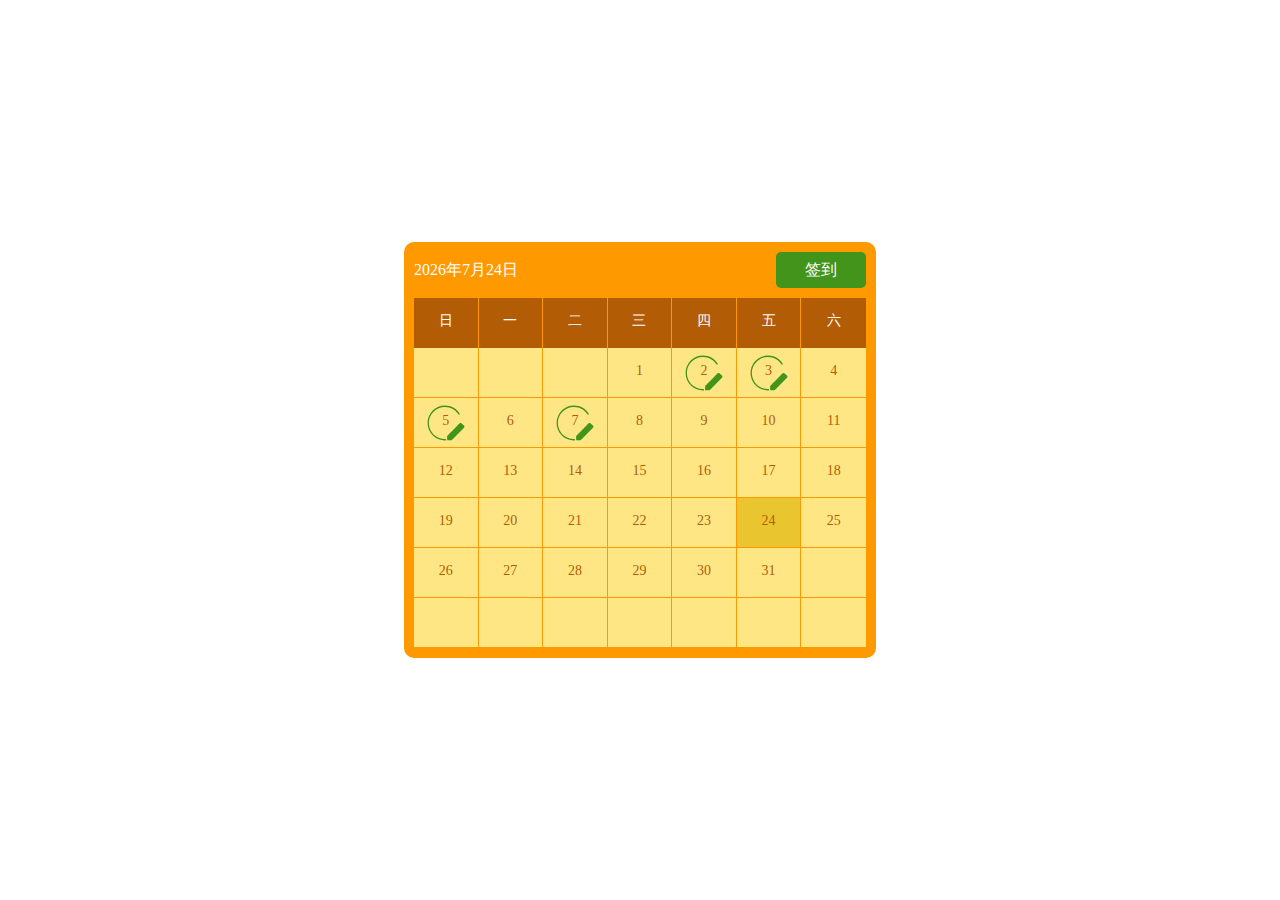
<file: Checkin/index.html>
<!DOCTYPE html>
<html lang="en">

<head>
    <meta charset="UTF-8">
    <title>Document</title>
    <link rel="stylesheet" type="text/css" href="css/checkin.css">
    <script type="text/javascript" src="js/jquery-1.10.1.min.js"></script>
    <script type="text/javascript" src="js/checkin.js"></script>
</head>

<body>
    <div class="checkin"></div>
    <div class="mask">
        <div class="modal">
            <a href="#" class="closeBtn">&times;</a>
            <h1 class="title_h1 clearfix"><span></span><em>已签到</em> <i>您已签到2天</i></h1>
            <h2 class="title_h2">您获得现金<span>0.88元</span></h2>
        </div>
    </div>
    <script type="text/javascript">
	    $(function() {
	        $(".checkin").Checkin();
        	// 元素居中显示，与插件无关，根本自己需要修改；
			$(".checkin").css('marginTop',parseInt(($(window).innerHeight()-$(".checkin").outerHeight())/2)+'px');
	    })
    </script>
</body>

</html>
</file>
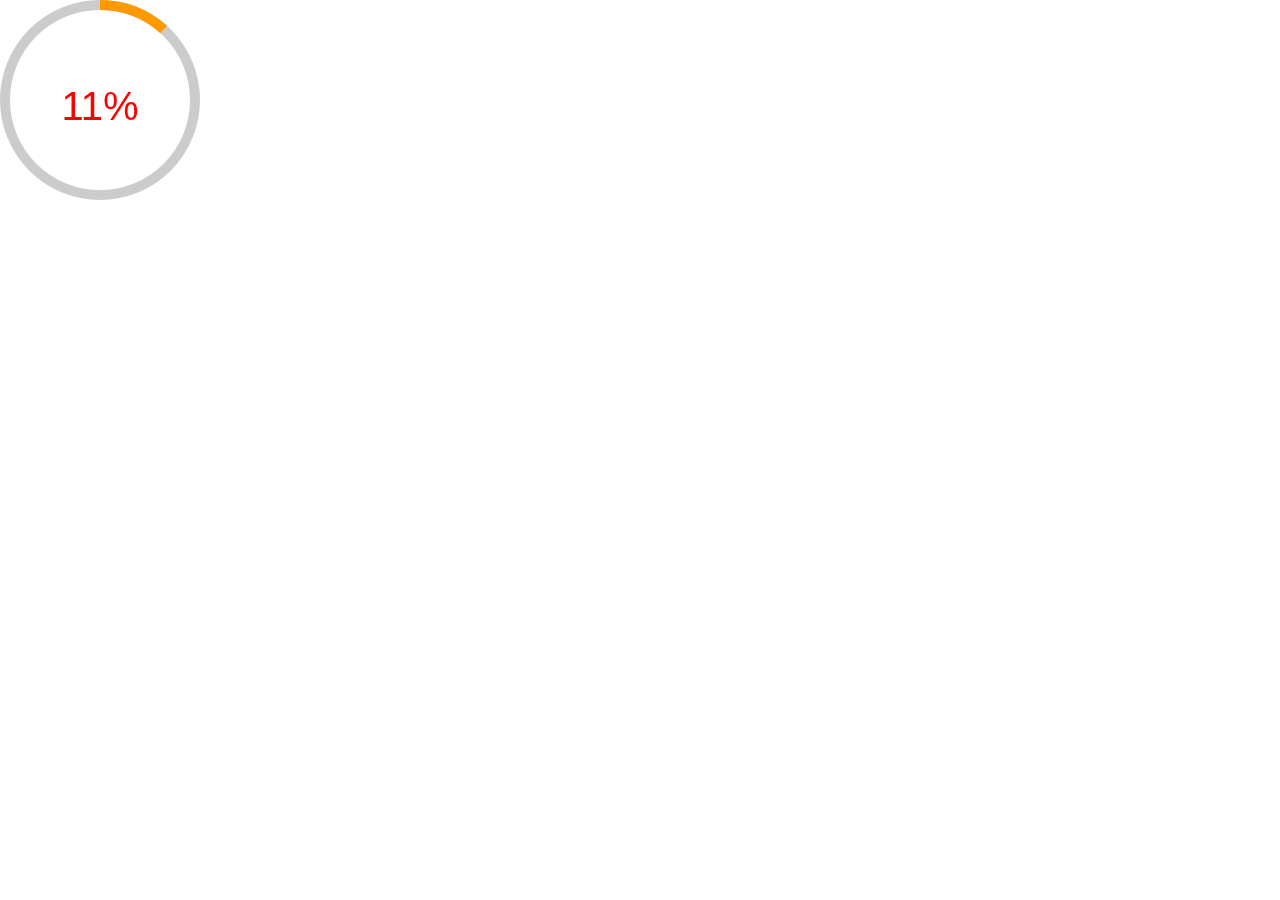
<file: Circle/index.html>
<!DOCTYPE html>
<html lang="en">

<head>
    <meta charset="UTF-8">
    <title>Canvas圆环百分比进度插件</title>
    <style type="text/css">
		*{padding:0;margin:0;}
    </style>
</head>

<body>
    <div id="circle"></div>
    <script type="text/javascript" src="js/circle.js"></script>
    <script type="text/javascript">
	   	circle('#circle').init({
	   		percent:80,
	   		fontColor:'red',
	   		width:200,
	   		height:200,
	   	});
    </script>
</body>

</html>
</file>
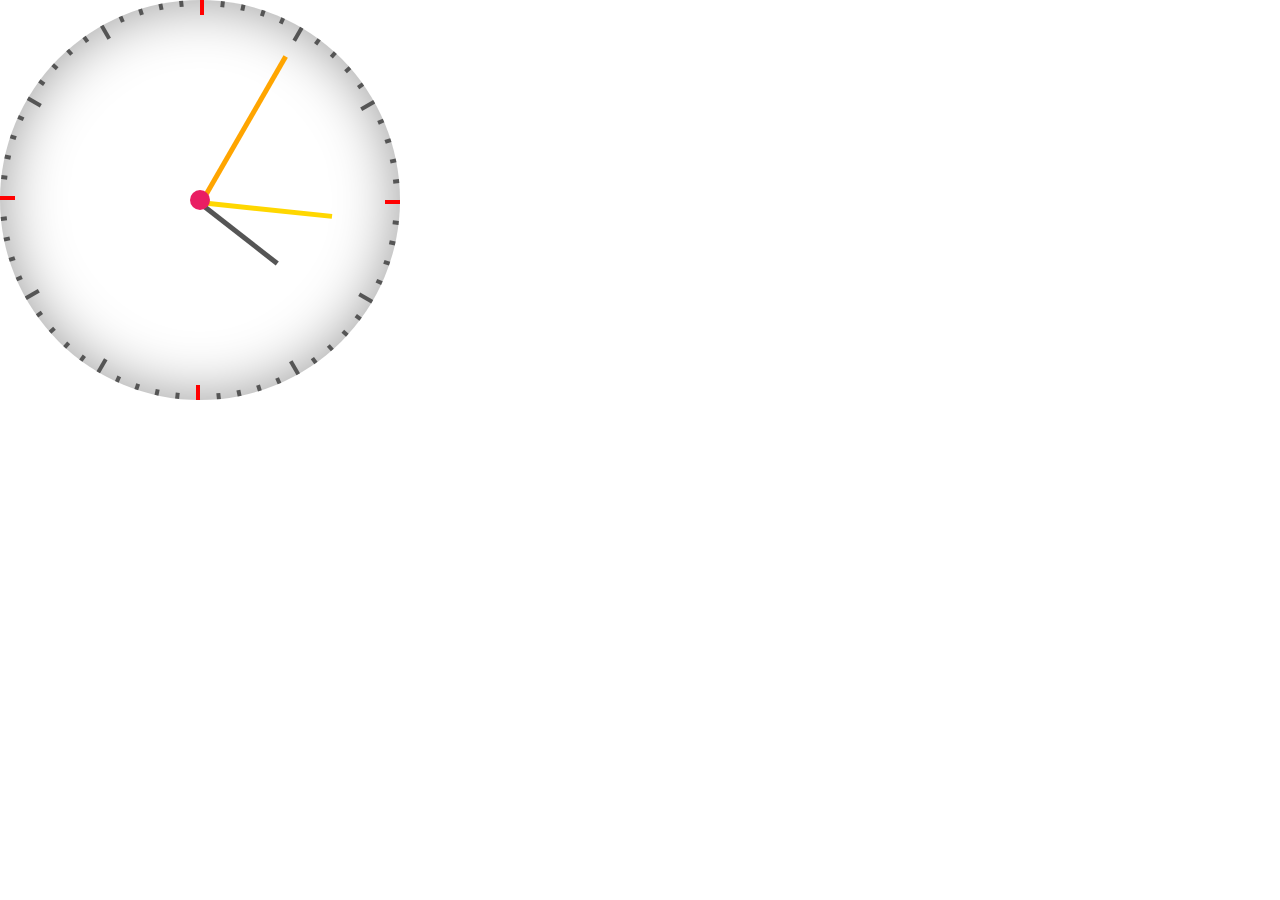
<file: Clock/index.html>
<!DOCTYPE html>
<html lang="en">

<head>
    <meta charset="UTF-8">
    <title>js面向对象写个钟表</title>
    <style>
        *{padding:0;margin:0;}
    </style>
    <script type="text/javascript" src="js/clock.js"></script>
</head>

<body>
    <div id="clock"></div>
    <script type="text/javascript">
	    clock('#clock').init({
	        width: 400,
	        height: 400
	    });
    </script>
</body>

</html>
</file>
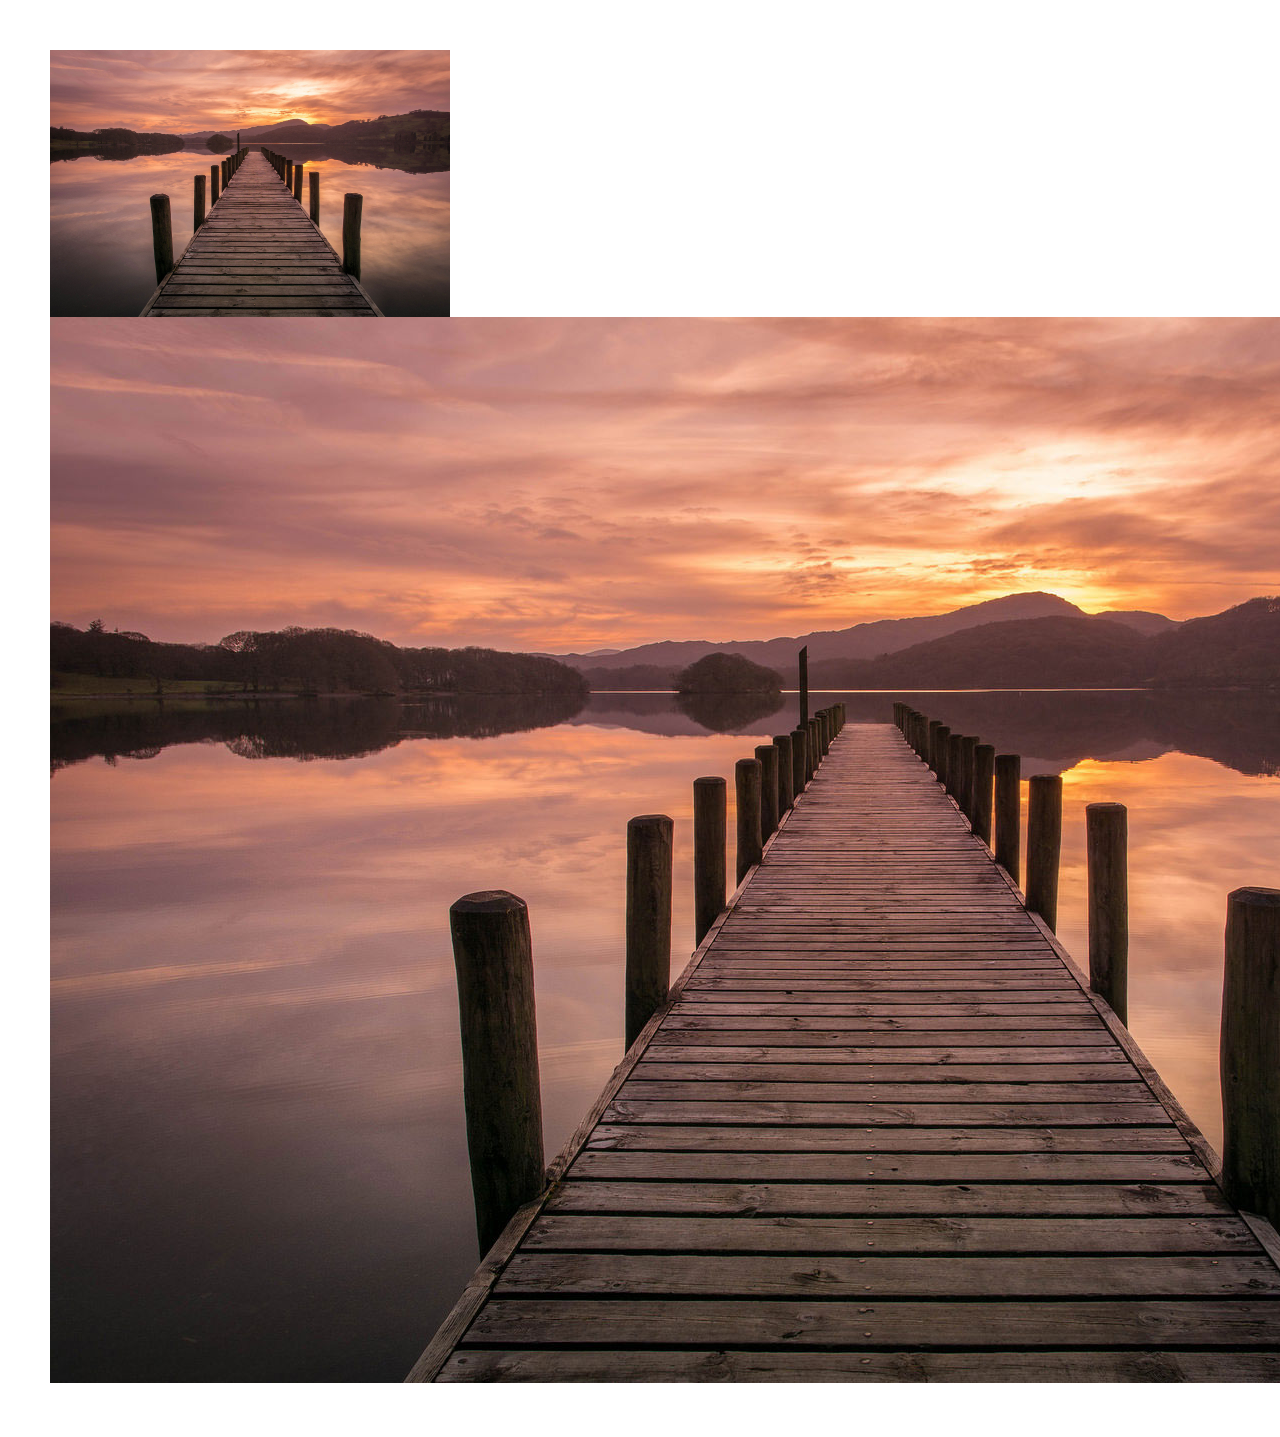
<file: Magnify/index.html>
<!DOCTYPE html>
<html lang="en">

<head>
    <meta charset="UTF-8">
    <title>jQuery放大镜插件</title>
    <style type="text/css">
		*{padding:0;margin:0;list-style:none;}
		.img{display:block;position:relative;}
		.area{width:50px;height:100px;background:red;opacity:0.6;position:absolute;left:0;top:0;display:none;}
		.box{margin:50px;}
    </style>
    <script type="text/javascript" src="js/jquery-1.10.1.min.js"></script>
    <script type="text/javascript" src="js/magnify.js"></script>
</head>

<body>
	<div class="box">
		<img src="images/1-1600.jpg" />
	</div>
    <script type="text/javascript">
    $(function() {
        $(".box img").Magnifying();
    })
    </script>
</body>

</html>
</file>
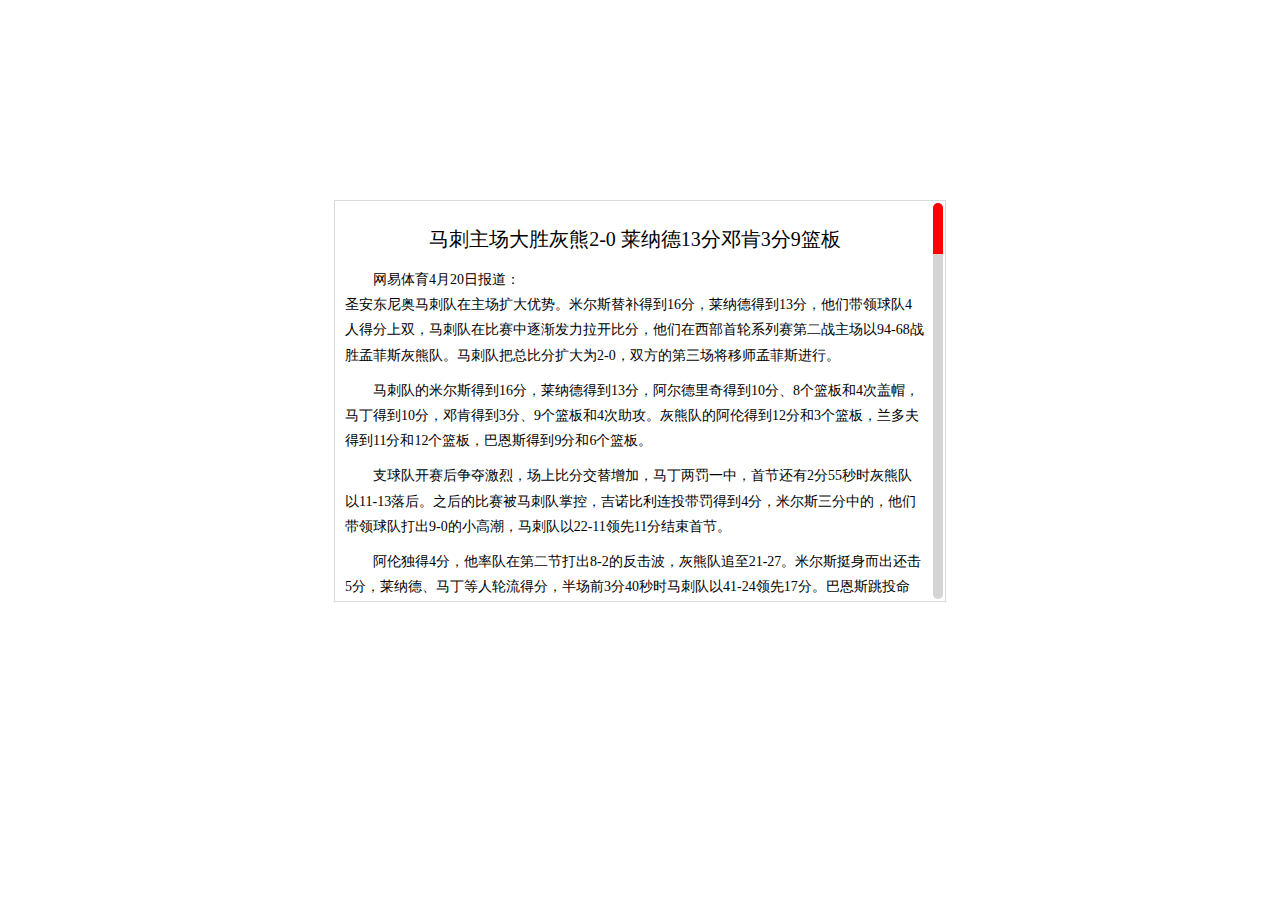
<file: ScrollBar/index.html>
<!DOCTYPE html>
<html>

<head>
    <meta charset="utf-8">
    <meta http-equiv="X-UA-Compatible" content="IE=edge">
    <title>jQuery滚动条插件!</title>
    <style>
		*{padding:0;margin:0;font:14px/1.8 "microsoft yahei";-moz-user-select:none;        /**禁止选中文字*/}
		.box{position:relative;border:1px solid #d9d9d9;margin:0 auto;margin-top:200px;overflow:hidden;}
		.content{word-break:break-all;}
		p{margin-bottom:10px;text-indent:2em;}
		p+img{max-width:100%;margin:10px auto;display:block;}
    </style>
    <script type="text/javascript" src="js/jquery-1.10.1.min.js"></script>
    <script type="text/javascript" src="js/jquery.mousewheel-3.1.13.min.js"></script>
    <script type="text/javascript" src="js/scrollBar.js"></script>
    <script type="text/javascript">
    	$(function(){
    		$(function(){
				$('.box').scrollBar({
					scrollDirection:"y",
				})
			})
    	})
    </script>
</head>

<body>
    <div class="box">
        <div class="content">
            <h1 style="font-size: 20px;text-align: center;padding: 10px 0">马刺主场大胜灰熊2-0 莱纳德13分邓肯3分9篮板</h1>
            <p>
                网易体育4月20日报道：
                <br> 圣安东尼奥马刺队在主场扩大优势。米尔斯替补得到16分，莱纳德得到13分，他们带领球队4人得分上双，马刺队在比赛中逐渐发力拉开比分，他们在西部首轮系列赛第二战主场以94-68战胜孟菲斯灰熊队。马刺队把总比分扩大为2-0，双方的第三场将移师孟菲斯进行。
            </p>
            <p>
                马刺队的米尔斯得到16分，莱纳德得到13分，阿尔德里奇得到10分、8个篮板和4次盖帽，马丁得到10分，邓肯得到3分、9个篮板和4次助攻。灰熊队的阿伦得到12分和3个篮板，兰多夫得到11分和12个篮板，巴恩斯得到9分和6个篮板。
            </p>
            <p>
                支球队开赛后争夺激烈，场上比分交替增加，马丁两罚一中，首节还有2分55秒时灰熊队以11-13落后。之后的比赛被马刺队掌控，吉诺比利连投带罚得到4分，米尔斯三分中的，他们带领球队打出9-0的小高潮，马刺队以22-11领先11分结束首节。
            </p>
            <p>
                阿伦独得4分，他率队在第二节打出8-2的反击波，灰熊队追至21-27。米尔斯挺身而出还击5分，莱纳德、马丁等人轮流得分，半场前3分40秒时马刺队以41-24领先17分。巴恩斯跳投命中，马丁三分命中，帕克跳投得分，马刺队在半场结束时以49-35领先14分。
            </p>
            <p>
                马刺队的莱纳德上半场得到9分，米尔斯得到8分；灰熊队的阿伦得到8分，兰多夫得到7分和6个篮板。
            </p>
            <p>
                第三节开始后不久阿尔德里奇两次跳投命中，吉诺比利两罚一中，马刺队以63-45领先18分。阿伦连投带罚拿下4分帮助球队追分，米尔斯再中三分，邓肯两罚一中，马刺队在三节结束时以70-53领先。
            </p>
            <p>
                安德森连续罚进四球开启第四节，马刺队领先21分。灰熊队打得很顽强，兰多夫独得4分，法玛尔跳投命中，他们帮助球队缩小差距。马刺队的两位老将这时找到准星，他们为球队确立胜局。韦斯特突破扣篮，马丁投中三分，他们各得4分率队打出8-2的攻击波，第四节还有3分15秒时马刺队以88-63领先25分。大比分差距让比赛提前失去悬念，双方都尽遣替补，马刺队以94-68获胜。
            </p>
            <p>灰熊队首发阵容：法玛尔、卡特、巴恩斯、兰多夫、安德森</p>
            <p>马刺队首发阵容：帕克、格林、莱纳德、阿尔德里奇、邓肯</p>
        </div>
    </div>
</body>

</html>
</file>
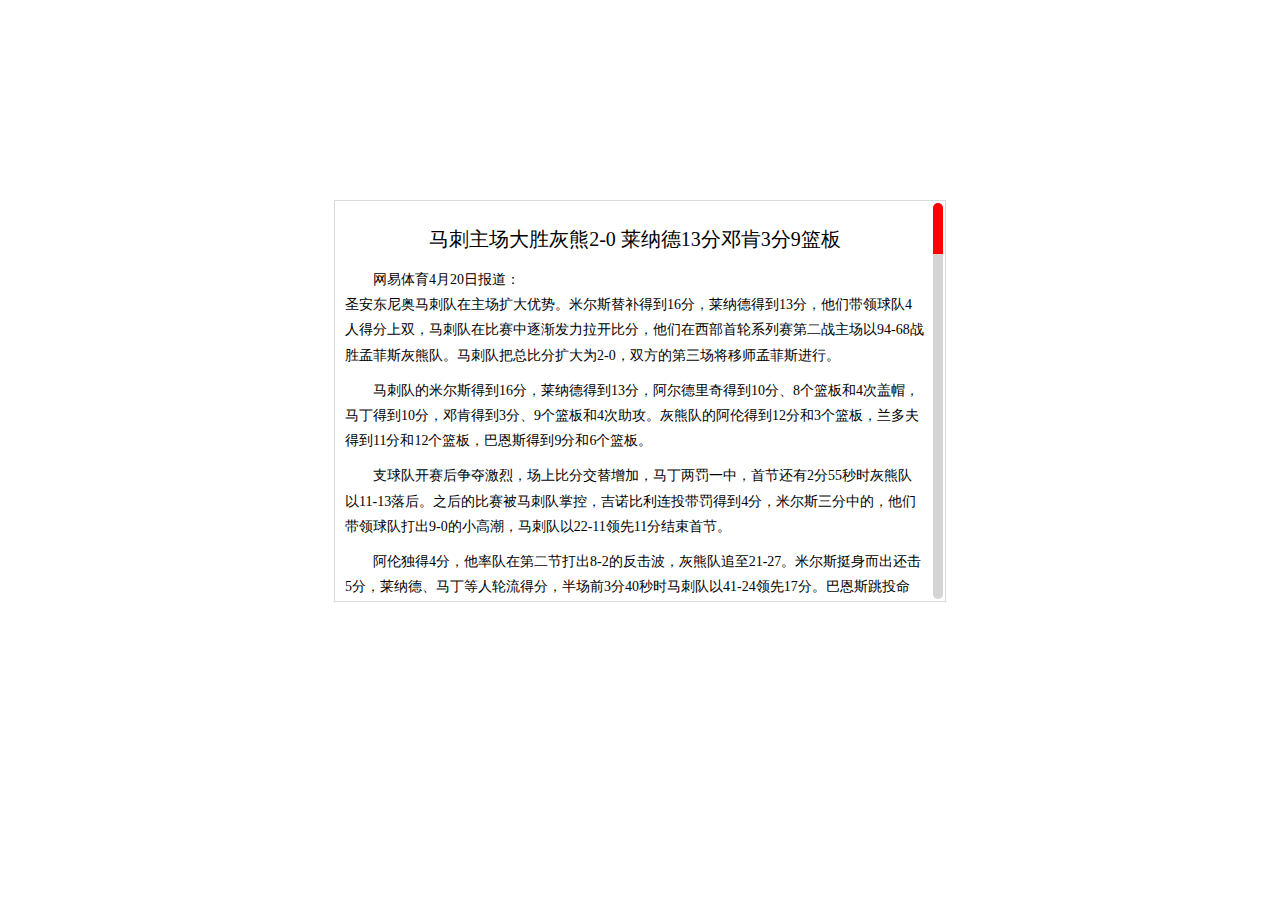
<file: ScrollerBar/index.html>
<!DOCTYPE html>
<html>

<head>
    <meta charset="utf-8">
    <meta http-equiv="X-UA-Compatible" content="IE=edge">
    <title>jQuery滚动条插件!</title>
    <style>
		*{padding:0;margin:0;font:14px/1.8 "microsoft yahei";-moz-user-select:none;        /**禁止选中文字*/}
		.box{position:relative;border:1px solid #d9d9d9;margin:0 auto;margin-top:200px;overflow:hidden;}
		.content{word-break:break-all;}
		p{margin-bottom:10px;text-indent:2em;}
		p+img{max-width:100%;margin:10px auto;display:block;}
    </style>
    <script type="text/javascript" src="js/jquery-1.10.1.min.js"></script>
    <script type="text/javascript" src="js/jquery.mousewheel-3.1.13.min.js"></script>
    <script type="text/javascript" src="js/scrollerBar.js"></script>
    <script type="text/javascript">
    	$(function(){
    		$(function(){
				$('.box').scrollBar({
					scrollDirection:"y",
				})
			})
    	})
    </script>
</head>

<body>
    <div class="box">
        <div class="content">
            <h1 style="font-size: 20px;text-align: center;padding: 10px 0">马刺主场大胜灰熊2-0 莱纳德13分邓肯3分9篮板</h1>
            <p>
                网易体育4月20日报道：
                <br> 圣安东尼奥马刺队在主场扩大优势。米尔斯替补得到16分，莱纳德得到13分，他们带领球队4人得分上双，马刺队在比赛中逐渐发力拉开比分，他们在西部首轮系列赛第二战主场以94-68战胜孟菲斯灰熊队。马刺队把总比分扩大为2-0，双方的第三场将移师孟菲斯进行。
            </p>
            <p>
                马刺队的米尔斯得到16分，莱纳德得到13分，阿尔德里奇得到10分、8个篮板和4次盖帽，马丁得到10分，邓肯得到3分、9个篮板和4次助攻。灰熊队的阿伦得到12分和3个篮板，兰多夫得到11分和12个篮板，巴恩斯得到9分和6个篮板。
            </p>
            <p>
                支球队开赛后争夺激烈，场上比分交替增加，马丁两罚一中，首节还有2分55秒时灰熊队以11-13落后。之后的比赛被马刺队掌控，吉诺比利连投带罚得到4分，米尔斯三分中的，他们带领球队打出9-0的小高潮，马刺队以22-11领先11分结束首节。
            </p>
            <p>
                阿伦独得4分，他率队在第二节打出8-2的反击波，灰熊队追至21-27。米尔斯挺身而出还击5分，莱纳德、马丁等人轮流得分，半场前3分40秒时马刺队以41-24领先17分。巴恩斯跳投命中，马丁三分命中，帕克跳投得分，马刺队在半场结束时以49-35领先14分。
            </p>
            <p>
                马刺队的莱纳德上半场得到9分，米尔斯得到8分；灰熊队的阿伦得到8分，兰多夫得到7分和6个篮板。
            </p>
            <p>
                第三节开始后不久阿尔德里奇两次跳投命中，吉诺比利两罚一中，马刺队以63-45领先18分。阿伦连投带罚拿下4分帮助球队追分，米尔斯再中三分，邓肯两罚一中，马刺队在三节结束时以70-53领先。
            </p>
            <p>
                安德森连续罚进四球开启第四节，马刺队领先21分。灰熊队打得很顽强，兰多夫独得4分，法玛尔跳投命中，他们帮助球队缩小差距。马刺队的两位老将这时找到准星，他们为球队确立胜局。韦斯特突破扣篮，马丁投中三分，他们各得4分率队打出8-2的攻击波，第四节还有3分15秒时马刺队以88-63领先25分。大比分差距让比赛提前失去悬念，双方都尽遣替补，马刺队以94-68获胜。
            </p>
            <p>灰熊队首发阵容：法玛尔、卡特、巴恩斯、兰多夫、安德森</p>
            <p>马刺队首发阵容：帕克、格林、莱纳德、阿尔德里奇、邓肯</p>
        </div>
    </div>
</body>

</html>
</file>
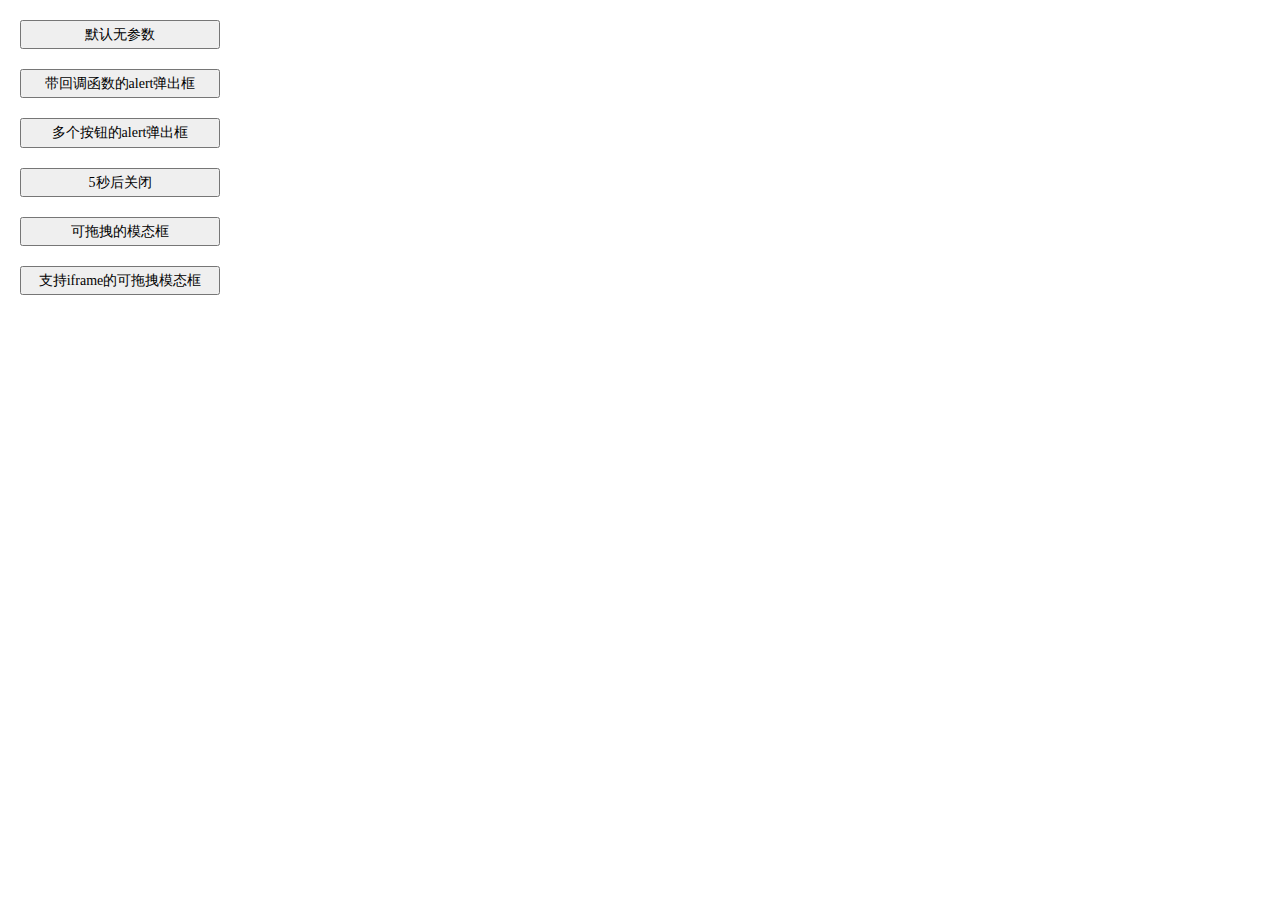
<file: EasyDialog/easyDialog-jQuery/index.html>
<!DOCTYPE html>
<html lang="en">

<head>
    <meta charset="UTF-8">
    <meta name="viewport" content="width=device-width, initial-scale=1.0, minimum-scale=1.0, maximum-scale=1.0, user-scalable=no">
    <title>jquery轻巧dialog弹出插件</title>
    <script type="text/javascript" src="js/jquery-1.10.1.min.js"></script>
    <script type="text/javascript" src="js/easyDialog.js"></script>
    <link rel="stylesheet" type="text/css" href="css/easyDialog.css">

    <style>
    	.btn { margin: 20px; display: block; width: 200px; text-align: center; }    
    </style>
</head>

<body>
    <button value="click" class="btn btn1">默认无参数</button>
    <button value="click" class="btn btn2">带回调函数的alert弹出框</button>
    <button value="click" class="btn btn3">多个按钮的alert弹出框</button>
    <button value="click" class="btn btn4">5秒后关闭</button>
    <button value="click" class="btn btn5">可拖拽的模态框</button>
    <button value="click" class="btn btn6">支持iframe的可拖拽模态框</button>
    <div class='a' style="display: none;">
        <p>我是内容</p>
    </div>
    <script>
    /*
     ***by jone 2016-10-27
     */

    // 调用
    $(".btn1").easyDialog()
    $(".btn2").easyDialog({
        width: 400,
        msg: '带回调函数的alert弹出框',
        buttons: ['ok'],
        buttonClass: ['success'],
        callback: function() {
            alert("你点击了按钮")
        }
    })
    $(".btn3").easyDialog({
        width: 400,
        msg: '多个按钮的alert弹出框',
        buttons: ['确定', '取消'],
        buttonClass: ['danger', 'default']
    })
    $(".btn4").easyDialog({
        buttons: '',
    })
    $(".btn5").easyDialog({
        width: 500,
        height: 400,
        borderRadius: 10,
        type: 'modal',
        title: "可拖拽的模态框",
        content: '.a',
        effect: 'bounceY',
        isDrag: true

    })
    $(".btn6").easyDialog({
        width: 800,
        height: 600,
        borderRadius: 10,
        type: 'modal',
        content: 'http://www.w3cfuns.com',
        effect: 'bounceX',
        isDrag: true
    })
    </script>
</body>

</html>
</file>
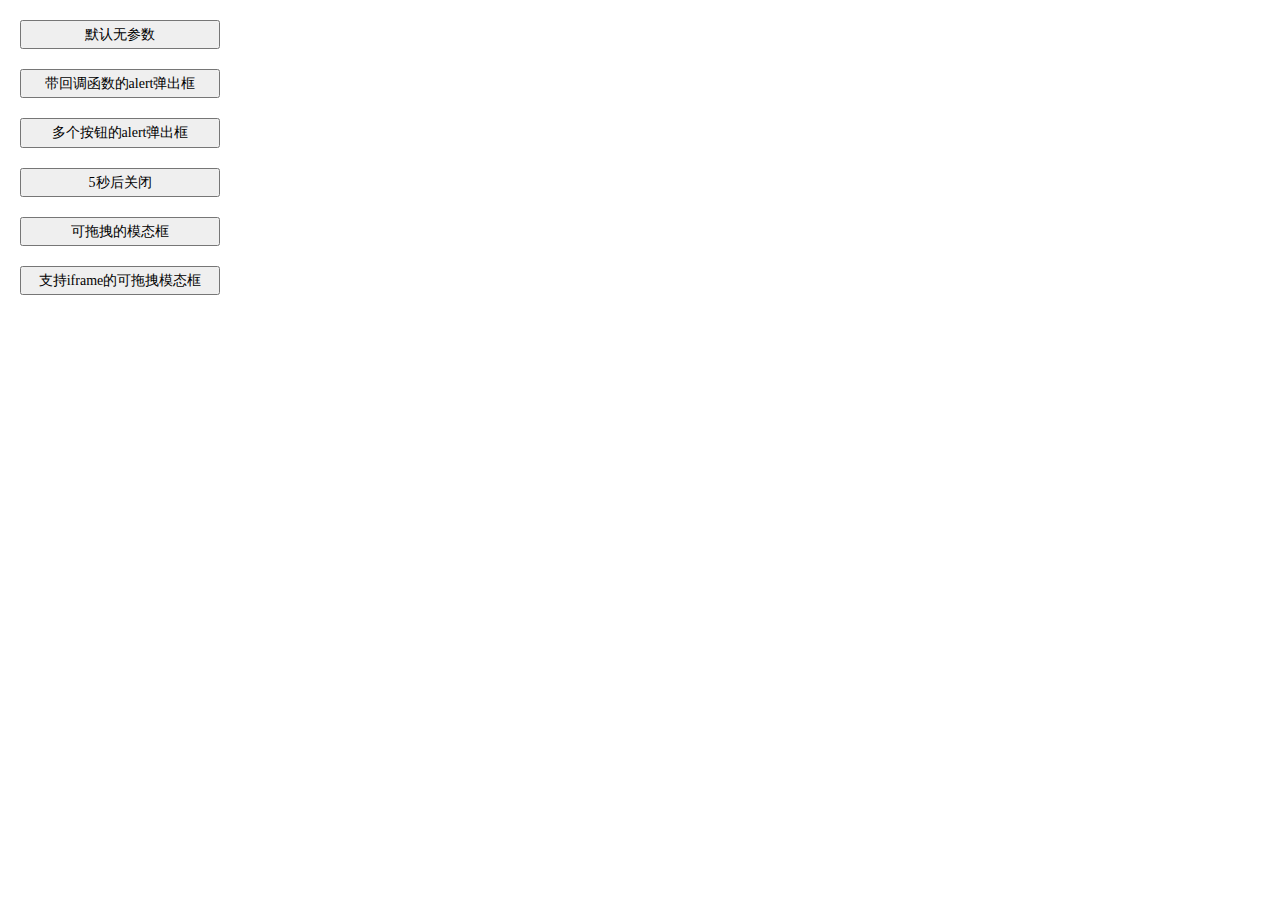
<file: EasyDialog/easyDialog-Require.js/index.html>
<!DOCTYPE html>
<html lang="en">
<head>
	<meta charset="UTF-8">
	<title>基于require.js实现的dialog弹窗插件</title>
	<link rel="stylesheet" href="css/easyDialog.css">
	<script src="js/require.2.1.11.js" data-main="js/index.js"></script>
	<style>
	.btn{margin: 20px;display: block;width: 200px;text-align: center;}
	</style>
</head>
<body>
	<button value="click" class="btn btn1">默认无参数</button>
	<button value="click" class="btn btn2">带回调函数的alert弹出框</button>
	<button value="click" class="btn btn3">多个按钮的alert弹出框</button>
	<button value="click" class="btn btn4">5秒后关闭</button>
	<button value="click" class="btn btn5">可拖拽的模态框</button>
	<button value="click" class="btn btn6">支持iframe的可拖拽模态框</button>
	<div class='a' style="display: none;"><p>我是内容</p></div>
</body>
</html>
</file>
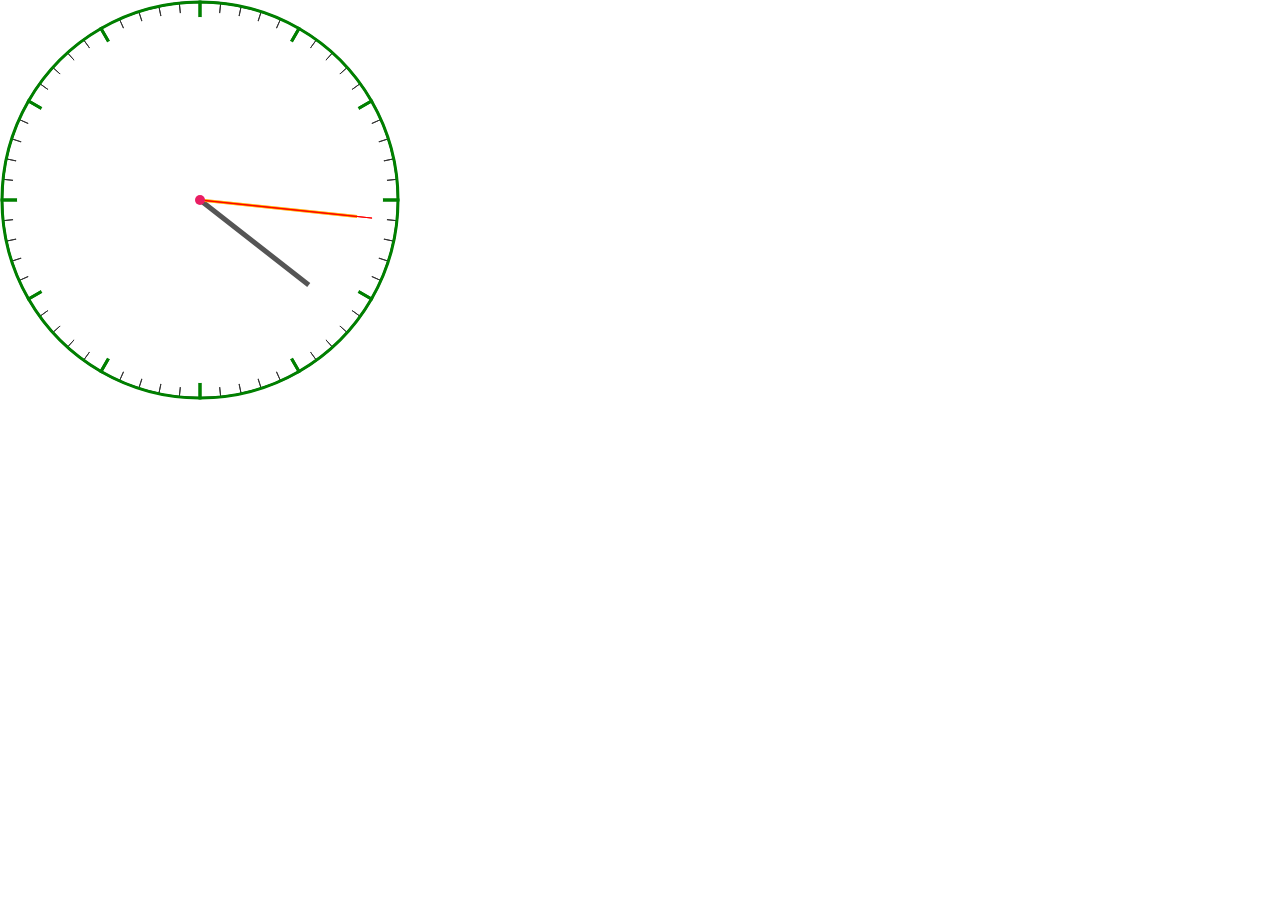
<file: Clock/clock_canvas.html>
<!DOCTYPE html>
<html lang="en">

<head>
    <meta charset="UTF-8">
    <title>Canvas版时钟</title>
    <style>
        *{padding:0;margin:0;}
    </style>
</head>

<body>
    <div id="clock"></div>
    <script type="text/javascript" src="js/clock_canvas.js"></script>
    <script type="text/javascript">
    	clock("#clock").init({
    		size:400
    	});    
    </script>
</body>

</html>
</file>
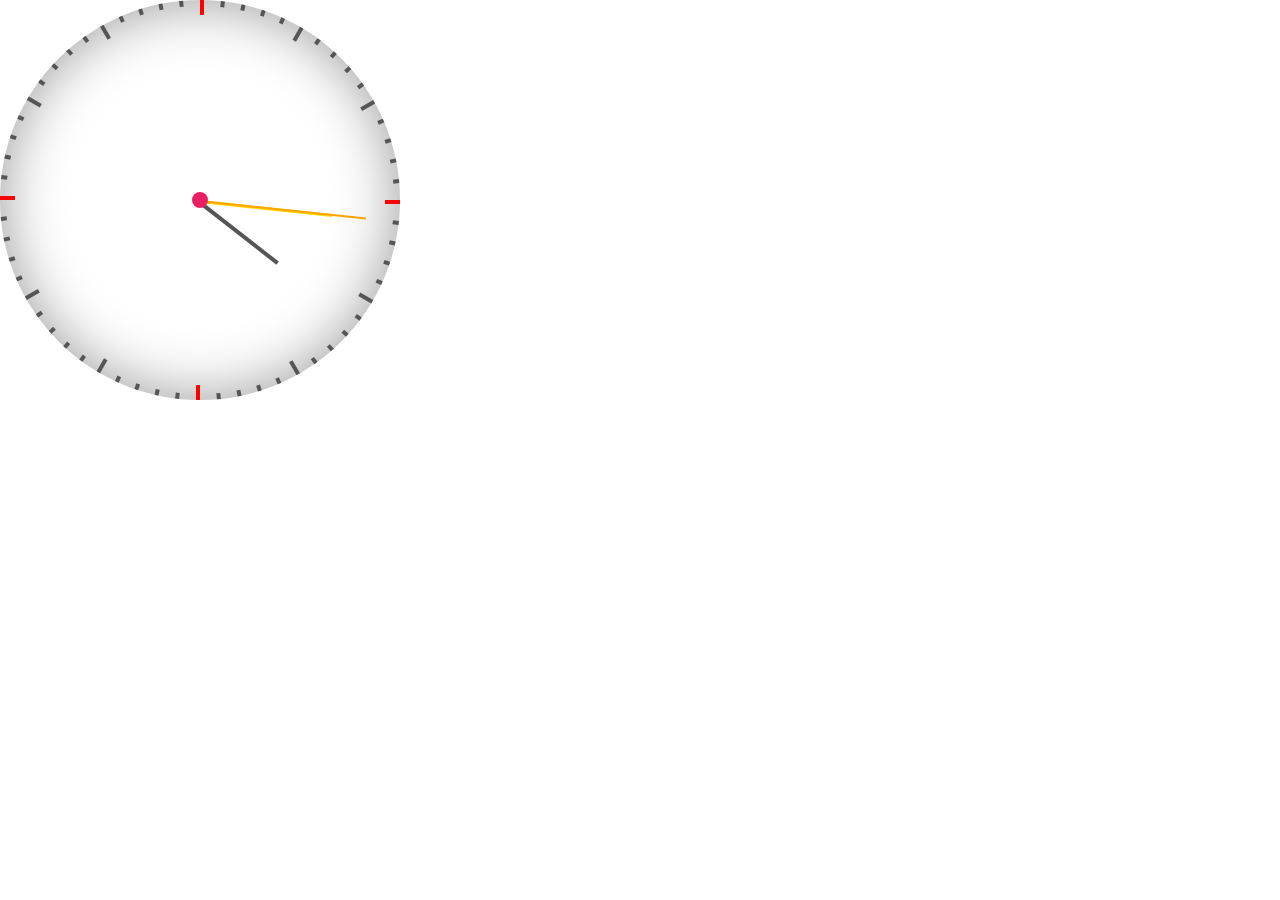
<file: Clock/clock_div.html>
<!DOCTYPE html>
<html lang="en">

<head>
    <meta charset="UTF-8">
    <title>js面向对象写个钟表</title>
    <style>
        *{padding:0;margin:0;}
    </style>
    <script type="text/javascript" src="js/clock_div.js"></script>
</head>

<body>
    <div id="clock"></div>
    <script type="text/javascript">
	    clock('#clock').init({
	        size: 400
	    });
    </script>
</body>

</html>
</file>
<file: Checkin/css/checkin.css>
*{margin:0;padding:0;font:14px/1.8 "Helvetica Neue","microsoft yahei";}
ul,li{list-style:none;}
body{background: #fff; }
.checkin{margin: auto auto auto auto; }
.clear {clear:both; height:0; overflow:hidden; display:block; line-height:0}
.clearfix:after {clear:both;font-size:0; height:0; display:block; visibility:hidden; content:" "; line-height:0}
.clearfix {zoom:1}/* for IE6 IE7 */
.title{height: 36px;line-height: 36px;font-size: 16px;margin-bottom: 10px;}
.title p{float: left;width: 80%;height: 36px;line-height: 36px;font-size: 16px;}
.title a{display: inline-block;width: 20%;height: 36px;line-height: 36px;text-align: center;background: #42941a;border-radius: 5px;color: #fff;text-decoration: none;font-size: 16px;}
.checkin li{background: #fee684; float: left;padding: 10px;text-align: center;}

li.able-qiandao{background: #e9c530; }
li.checked{background:#fee684 url(../images/check-in.svg) no-repeat center;}
.mask{ width: 100%;height: 100%;position: absolute;top: 0;left: 0; background-color: rgba(0,0,0,0.55);visibility: hidden;transition: all 0.25s ease}
.modal{background:#fff;width: 450px;height: 400px;border-radius: 10px;position: absolute;margin-top: -200px;margin-left:-225px;left: 50%;top: 50%;border:5px solid #42941a;box-sizing:border-box;overflow: hidden;transform: translateY(-200%);transition: all 0.25s ease}
a.closeBtn{display: block;position: absolute;right: 10px;top: 0px;font-size: 20px;text-decoration: none; color: #333}
.title_h1{text-align: center;font-size: 40px;font-weight: normal;padding-top: 80px;display: block;width: 100%}
.title_h1 span{display: inline-block;width: 40px;height: 40px;border-radius: 100%;background: #42941a;color: #fff;position: relative;float: left;margin-left: 30%;margin-top: 7px;}
.title_h1 span::before{width: 10px;height: 2px;background: #fff;position: absolute;left: 8px;top: 23px;display: block;line-height: 0;font-size: 0;content: ""; transform: rotate(52deg);}
.title_h1 span::after{width: 24px;height: 2px;background: #fff;position: absolute;left: 12px;top: 20px;display: block;line-height: 0;font-size: 0;content: "";transform: rotate(-45deg);}
.title_h1 em{display: inline-block;font-size: 30px;float: left;margin-left: 10px;}
.title_h1 i{display: inline-block;font-size: 16px;float: left;margin: 14px 0 0 10px;}
.title_h2{text-align: center;font-size: 16px;display: block;padding-top: 20px;}
.title_h2 span{font-size: 36px;color: #b25d06;}
.trf{visibility: visible;}
.trf .modal{transform: translateY(0);}
</file>
<file: EasyDialog/easyDialog-jQuery/css/easyDialog.css>
/*
* @Author: 0easy-23
* @Date:   2017-10-31 18:10:56
* @Last Modified by:   0easy-23
* @Last Modified time: 2017-10-31 18:11:53
*/
/* 插件css start */
*{padding:0;margin:0;font:14px/1.8em "microsoft yahei";-moz-user-select:-moz-none;user-select:none;-webkit-user-select:none;}
.dialogBox{position:absolute;top:50%;left:50%;padding:10px;box-sizing:border-box;}
.dialogTitle{height:36px;line-height:36px;border-bottom:1px solid #d9d9d9;font-size:16px;}
.dialogcloseBtn{font-size:24px;position:absolute;right:10px;top:12px;text-decoration:none;color:#666;line-height:24px;height:24px;width:24px;text-align:center;}
.dialogContentText{padding:30px 0;text-align:center;}
.dialogButtons{display:flex;justify-content:center;}
.dialogButtons a{height:40px;line-height:40px;border-radius:4px;text-align:center;margin:0 15px;color:#fff;text-decoration:none;padding:0 30px;}
a.danger{background:#dd514c;}
a.danger:hover{background:#cc4843;}
a.warning{background:#e0690c;}
a.warning:hover{background:#D06511;}
a.success{background:#5eb95e;}
a.success:hover{background:#4aaa4a;}
a.primary{background:#0a628f;}
a.primary:hover{background:#0e90d2;}
a.default{background:#e6e6e6;}
a.default:hover{background:#c7c7c7;}
.dialogMask{background:rgba(0,0,0,.6);width:100%;height:100%;position:fixed;top:0;left:0;transition:all 0.25s ease 0.2s;opacity:0;visibility:hidden;}
.dialogContent{padding:10px 0}
.sacleIn{animation:sacleIn 0.5s ease-in-out both;}
.sacleOut{animation:sacleOut 0.5s ease-in-out both;}
.visible{opacity:1;visibility:visible;}
.bounceInDown{-webkit-animation:bounceInDown 0.8s ease both;-moz-animation:bounceInDown 0.8s ease both;}
@-webkit-keyframes bounceInDown{
	0%{opacity:0;-webkit-transform:translateY(-200%)}
	60%{opacity:1;-webkit-transform:translateY(50px)}
	80%{-webkit-transform:translateY(-10px)}
	100%{-webkit-transform:translateY(0)}
}
@-moz-keyframes bounceInDown{
	0%{opacity:0;-moz-transform:translateY(-200%)}
	60%{opacity:1;-moz-transform:translateY(50px)}
	80%{-moz-transform:translateY(-10px)}
	100%{-moz-transform:translateY(0)}
}
.bounceOutDown{-webkit-animation:bounceOutDown 0.8s ease both;-moz-animation:bounceOutDown 0.8s ease both;}
@-webkit-keyframes bounceOutDown{
	0%{-webkit-transform:translateY(0)}
	20%{opacity:1;-webkit-transform:translateY(-50px)}
	100%{opacity:0;-webkit-transform:translateY(200%)}
}
@-moz-keyframes bounceOutDown{
	0%{-moz-transform:translateY(0)}
	20%{opacity:1;-moz-transform:translateY(-50px)}
	100%{opacity:0;-moz-transform:translateY(200%)}
}
.bounceInLeft{-webkit-animation:bounceInLeft 0.8s ease both;-moz-animation:bounceInLeft 0.8s ease both;}
@-webkit-keyframes bounceInLeft{
	0%{opacity:0;-webkit-transform:translateX(-200%)}
	60%{opacity:1;-webkit-transform:translateX(50px)}
	80%{-webkit-transform:translateX(-10px)}
	100%{-webkit-transform:translateX(0)}
}
@-moz-keyframes bounceInLeft{
	0%{opacity:0;-moz-transform:translateX(-200%)}
	60%{opacity:1;-moz-transform:translateX(50px)}
	80%{-moz-transform:translateX(-10px)}
	100%{-moz-transform:translateX(0)}
}
.bounceOutRight{-webkit-animation:bounceOutRight 0.8s ease both;-moz-animation:bounceOutRight 0.8s ease both;}
@-webkit-keyframes bounceOutRight{
	0%{-webkit-transform:translateX(0)}
	20%{opacity:1;-webkit-transform:translateX(-50px)}
	100%{opacity:0;-webkit-transform:translateX(200%)}
}
@-moz-keyframes bounceOutRight{
	0%{-moz-transform:translateX(0)}
	20%{opacity:1;-moz-transform:translateX(-50px)}
	100%{opacity:0;-moz-transform:translateX(200%)}
}
@keyframes sacleIn{
	0%{transform:scale(0);}
	100%{transform:scale(1);}
}
@keyframes sacleOut{
	0%{transform:scale(1);}
	100%{transform:scale(0);}
}

/* 插件css end */
</file>
<file: EasyDialog/easyDialog-Require.js/css/easyDialog.css>
*{padding: 0;margin: 0;font: 14px/1.8em "microsoft yahei";-moz-user-select: -moz-none;  user-select: none;   -webkit-user-select: none;}
.dialogBox{position: absolute;top: 50%;left: 50%;padding: 10px;box-sizing: border-box;}
.dialogTitle{height: 36px;line-height: 36px;border-bottom: 1px solid #d9d9d9;font-size: 16px;}
.dialogcloseBtn{font-size: 24px;position: absolute;right: 10px;top: 12px;text-decoration: none;color: #666;line-height: 24px;height: 24px;width: 24px;text-align: center;}
.dialogContentText{padding: 30px 0;text-align: center;}
.dialogButtons{display: flex;justify-content: center;}
.dialogButtons a{height: 40px;line-height: 40px;border-radius: 4px;text-align: center;margin: 0 15px;color: #fff;text-decoration: none;padding: 0 30px;} 
a.danger{background:#dd514c;}
a.danger:hover{background:#cc4843;}
a.warning{background:#e0690c;}
a.warning:hover{background:#D06511;}
a.success{background:#5eb95e;}
a.success:hover{background:#4aaa4a;}
a.primary{background:#0a628f;}
a.primary:hover{background:#0e90d2;}
a.default{background:#e6e6e6;}
a.default:hover{background:#c7c7c7;}
.dialogMask{background: rgba(0,0,0,.6);width: 100%;height: 100%;position: fixed;top:0;left: 0;transition: all 0.25s ease 0.2s;opacity: 0;visibility: hidden;}
.dialogContent{padding: 10px 0}
.sacleIn{animation: sacleIn 0.5s ease-in-out both;}
.sacleOut{animation: sacleOut 0.5s ease-in-out both;} 
.visible{opacity: 1;visibility: visible;}
.bounceInDown{-webkit-animation:bounceInDown 0.8s ease both;-moz-animation:bounceInDown 0.8s ease both;}
@-webkit-keyframes bounceInDown{
	0%{opacity:0;-webkit-transform:translateY(-200%)}
	60%{opacity:1;-webkit-transform:translateY(50px)}
	80%{-webkit-transform:translateY(-10px)}
	100%{-webkit-transform:translateY(0)}
}
@-moz-keyframes bounceInDown{
	0%{opacity:0;-moz-transform:translateY(-200%)}
	60%{opacity:1;-moz-transform:translateY(50px)}
	80%{-moz-transform:translateY(-10px)}
	100%{-moz-transform:translateY(0)}
}
.bounceOutDown{-webkit-animation:bounceOutDown 0.8s ease both;-moz-animation:bounceOutDown 0.8s ease both;}
@-webkit-keyframes bounceOutDown{
	0%{-webkit-transform:translateY(0)}
	20%{opacity:1;-webkit-transform:translateY(-50px)}
	100%{opacity:0;-webkit-transform:translateY(200%)}
}
@-moz-keyframes bounceOutDown{
	0%{-moz-transform:translateY(0)}
	20%{opacity:1;-moz-transform:translateY(-50px)}
	100%{opacity:0;-moz-transform:translateY(200%)}
}

.bounceInLeft{-webkit-animation:bounceInLeft 0.8s ease both;-moz-animation:bounceInLeft 0.8s ease both;}
@-webkit-keyframes bounceInLeft{
	0%{opacity:0;-webkit-transform:translateX(-200%)}
	60%{opacity:1;-webkit-transform:translateX(50px)}
	80%{-webkit-transform:translateX(-10px)}
	100%{-webkit-transform:translateX(0)}
}
@-moz-keyframes bounceInLeft{
	0%{opacity:0;-moz-transform:translateX(-200%)}
	60%{opacity:1;-moz-transform:translateX(50px)}
	80%{-moz-transform:translateX(-10px)}
	100%{-moz-transform:translateX(0)}
}
.bounceOutRight{-webkit-animation:bounceOutRight 0.8s ease both;-moz-animation:bounceOutRight 0.8s ease both;}
@-webkit-keyframes bounceOutRight{
	0%{-webkit-transform:translateX(0)}
	20%{opacity:1;-webkit-transform:translateX(-50px)}
	100%{opacity:0;-webkit-transform:translateX(200%)}
}
@-moz-keyframes bounceOutRight{
	0%{-moz-transform:translateX(0)}
	20%{opacity:1;-moz-transform:translateX(-50px)}
	100%{opacity:0;-moz-transform:translateX(200%)}
}
@keyframes sacleIn{
	0%{transform: scale(0);}
	100%{transform: scale(1);}
}
@keyframes sacleOut{
	0%{transform: scale(1);}
	100%{transform: scale(0);}
}
</file>
